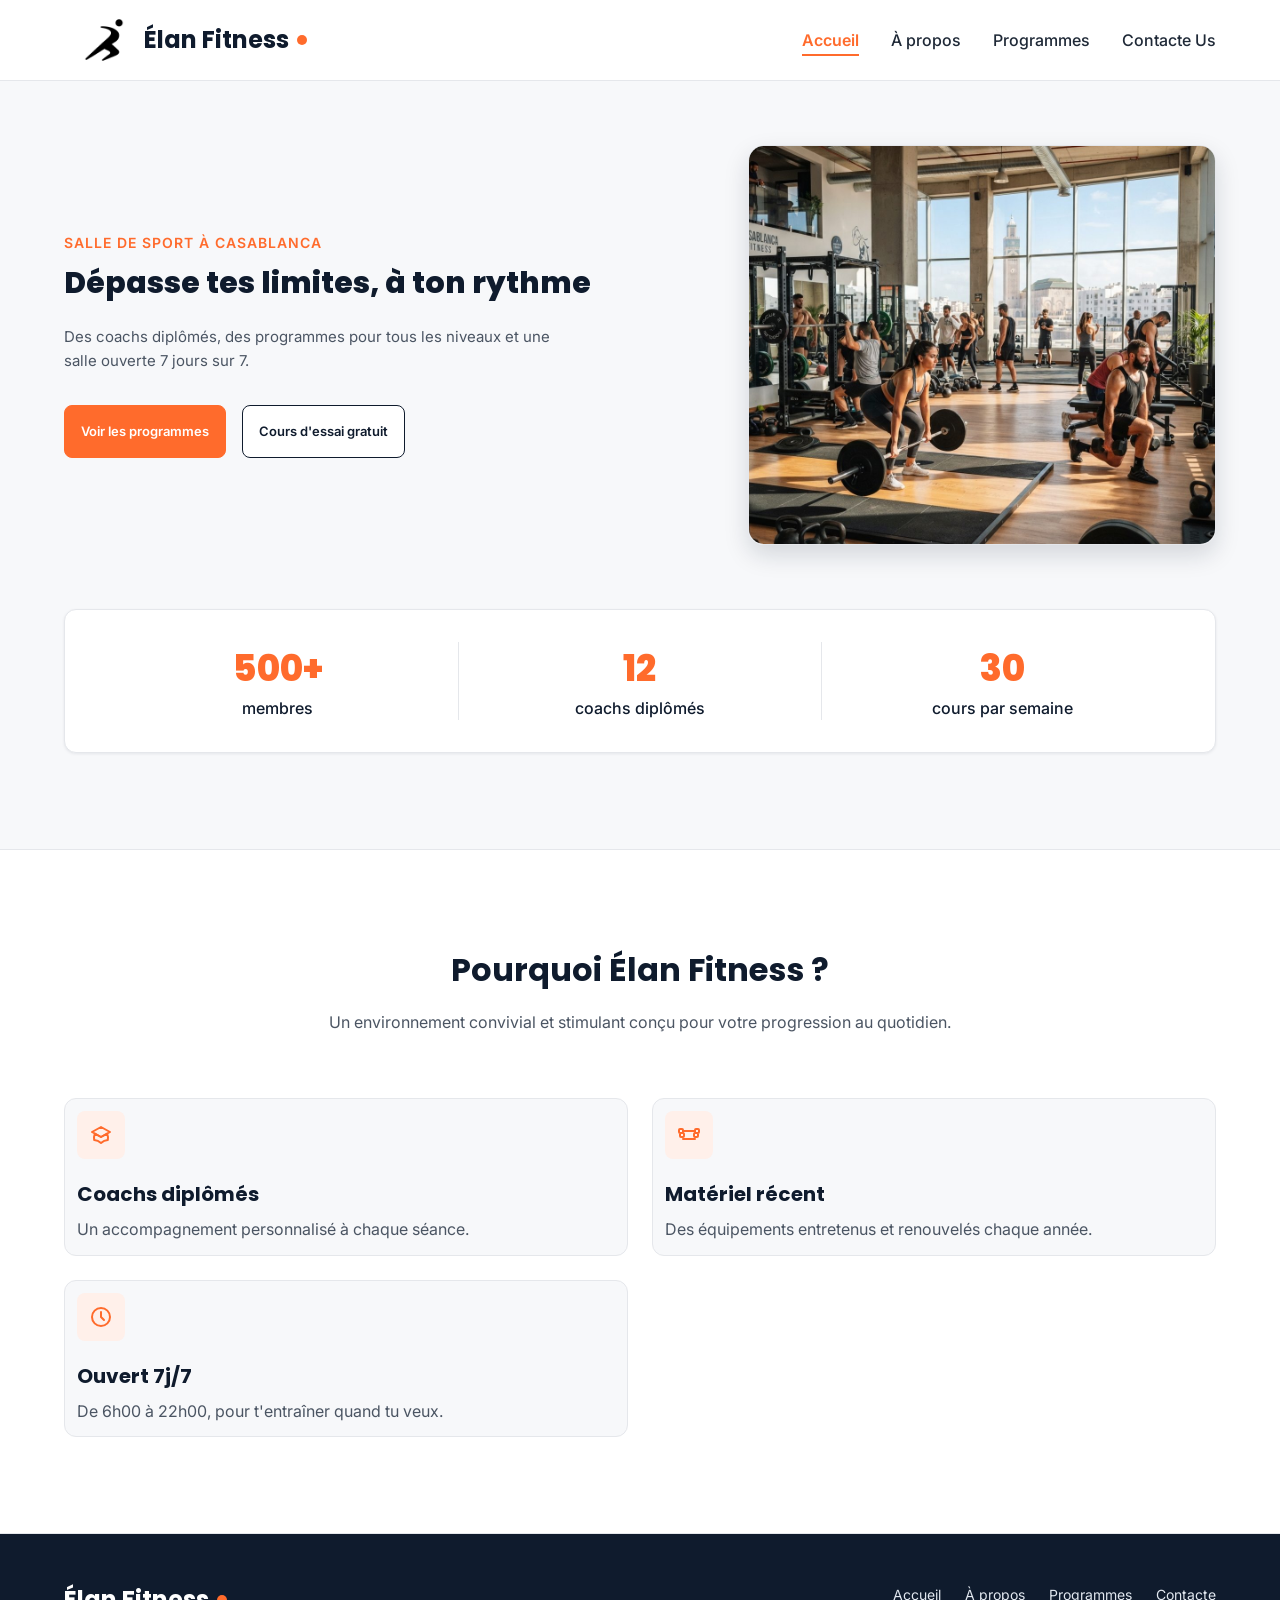
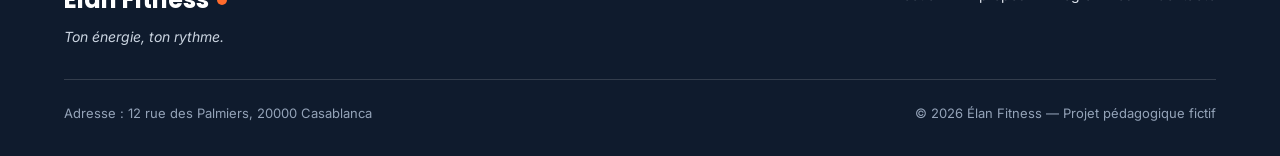
<file: index.html>
<!DOCTYPE html>
<html lang="en">

<head>
  <meta charset="UTF-8">
  <meta name="viewport" content="width=device-width, initial-scale=1.0">
  <meta name="description"
    content="Rejoignez notre salle de sport à Casablanca. Découvrez nos programmes de personal training, cours collectifs et plans de membre adaptés à tous les niveaux.">
  <title>Elan Fitness | Votre Salle de Sport Premium à Casablanca</title>
  <link rel="icon" type="image/png" href="img/favicon.png">
  <link rel="stylesheet" href="style.css">
  <link rel="preconnect" href="https://fonts.googleapis.com">
  <link rel="preconnect" href="https://fonts.gstatic.com" crossorigin>
  <link
    href="https://fonts.googleapis.com/css2?family=Inter:wght@400;500;600&family=Poppins:wght@600;700;800&display=swap"
    rel="stylesheet">
  <link rel="stylesheet" href="https://cdnjs.cloudflare.com/ajax/libs/font-awesome/6.7.2/css/all.min.css" />
</head>

<body>
  <header class="en-tete">
    <div class="conteneur en-tete-contenu">
      <a href="index.html" class="logo"><img src="img/logo.jfif" alt="logo Image" width="80px">Élan Fitness</a>

      <nav aria-label="Navigation principale">
        <input type="checkbox" id="list-toggle" class="list-checkbox">
        <label for="list-toggle" class="menuBtn">
          <i class="fa-solid fa-bars"></i>
        </label>
        <ul class="menuPhone">
          <label for="list-toggle" class="closeBtn">
            <i class="fa-solid fa-xmark"></i>
          </label>
          <li><a href="index.html" class="lien-actif">Accueil</a></li>
          <li><a href="apropos.html">À propos</a></li>
          <li><a href="programmes.html">Programmes</a></li>
          <li><a href="contacte.html">Contacte</a></li>
        </ul>
        <ul class="menu">
          <li><a href="index.html" class="lien-actif">Accueil</a></li>
          <li><a href="apropos.html">À propos</a></li>
          <li><a href="programmes.html">Programmes</a></li>
          <li><a href="contacte.html">Contacte Us</a></li>
        </ul>
      </nav>
    </div>
  </header>

  <section id="accueil" class="hero">
    <div class="conteneur">

      <div class="hero-contenu">
        <div class="hero-texte">
          <p class="sur-titre">Salle de sport à Casablanca</p>
          <h1 class="titre-hero">Dépasse tes limites, à ton rythme</h1>
          <p class="hero-description">
            Des coachs diplômés, des programmes pour tous les niveaux et une salle ouverte 7 jours sur 7.
          </p>
          <div class="boutons">
            <a href="programmes.html" class="bouton bouton-principal">Voir les programmes</a>
            <a href="contacte.html" class="bouton bouton-secondaire">Cours d'essai gratuit</a>
          </div>
        </div>

        <img class="hero-image" src="img/hero.jpg"
          alt="Des personnes s'entraînent dans une salle de sport lumineuse à Casablanca">
      </div>

      <div class="chiffres">
        <div class="chiffre">
          <p class="chiffre-nombre">500+</p>
          <p>membres</p>
        </div>
        <div class="chiffre">
          <p class="chiffre-nombre">12</p>
          <p>coachs diplômés</p>
        </div>
        <div class="chiffre">
          <p class="chiffre-nombre">30</p>
          <p>cours par semaine</p>
        </div>
      </div>

    </div>
  </section>

  <section class="section section-blanche">
    <div class="conteneur">

      <div class="section-titre">
        <h2>Pourquoi Élan Fitness ?</h2>
        <p>Un environnement convivial et stimulant conçu pour votre progression au quotidien.</p>
      </div>

      <div class="cartes">
        <article class="carte carte-avantage">
          <div class="icone"><img src="img/icone-coach.svg" alt=""></div>
          <h3>Coachs diplômés</h3>
          <p>Un accompagnement personnalisé à chaque séance.</p>
        </article>

        <article class="carte carte-avantage">
          <div class="icone"><img src="img/icone-materiel.svg" alt=""></div>
          <h3>Matériel récent</h3>
          <p>Des équipements entretenus et renouvelés chaque année.</p>
        </article>

        <article class="carte carte-avantage">
          <div class="icone"><img src="img/icone-horloge.svg" alt=""></div>
          <h3>Ouvert 7j/7</h3>
          <p>De 6h00 à 22h00, pour t'entraîner quand tu veux.</p>
        </article>
      </div>

    </div>
  </section>

  <footer class="pied-de-page">
    <div class="conteneur">

      <div class="pied-haut">
        <div>
          <a href="index.html">
            <p class="logo logo-clair">Élan Fitness</p>
          </a>
          <p class="slogan">Ton énergie, ton rythme.</p>
        </div>

        <nav aria-label="Navigation du pied de page">
          <ul class="menu menu-pied">
            <li><a href="index.html">Accueil</a></li>
            <li><a href="apropos.html">À propos</a></li>
            <li><a href="programmes.html">Programmes</a></li>
            <li><a href="contacte.html">Contacte</a></li>
          </ul>
        </nav>
      </div>

      <div class="pied-bas">
        <p>Adresse : 12 rue des Palmiers, 20000 Casablanca</p>
        <p>&copy; 2026 Élan Fitness — Projet pédagogique fictif</p>
      </div>

    </div>
  </footer>
</body>

</html>
</file>
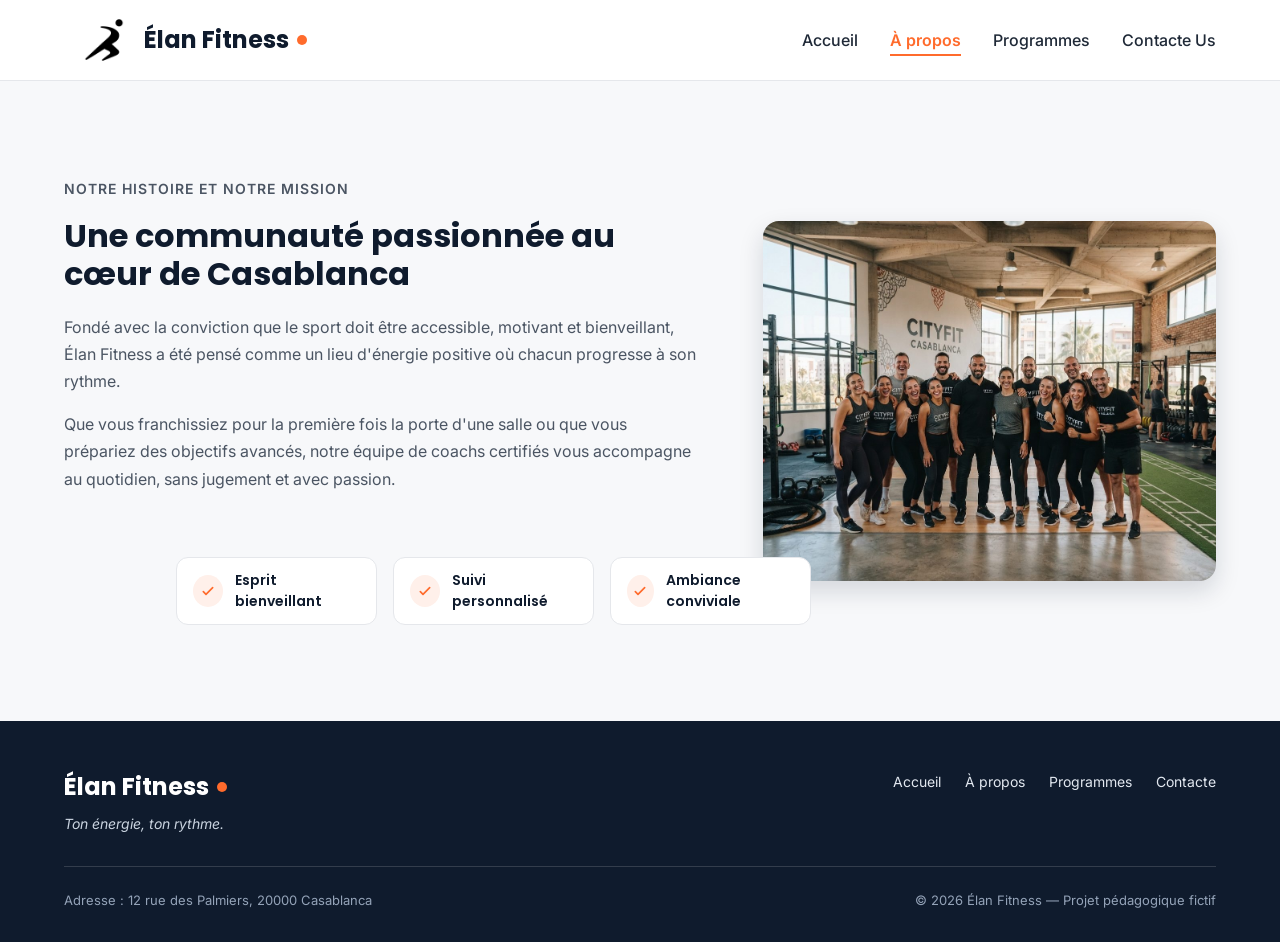
<file: apropos.html>
<!DOCTYPE html>
<html lang="en">

<head>
    <meta charset="UTF-8">
    <meta name="viewport" content="width=device-width, initial-scale=1.0">
    <meta name="description"
        content="Découvrez l'histoire d'Elan Fitness, notre philosophie du sport et notre équipe de coachs diplômés dédiés à votre réussite et bien-être à Casablanca.">

    <title>À Propos d'Elan Fitness | Notre Salle à Casablanca</title>
    <link rel="icon" type="image/png" href="img/favicon.png">
    <link rel="stylesheet" href="style.css">
    <link rel="preconnect" href="https://fonts.googleapis.com">
    <link rel="preconnect" href="https://fonts.gstatic.com" crossorigin>
    <link
        href="https://fonts.googleapis.com/css2?family=Inter:wght@400;500;600&family=Poppins:wght@600;700;800&display=swap"
        rel="stylesheet">
    <link rel="stylesheet" href="https://cdnjs.cloudflare.com/ajax/libs/font-awesome/6.7.2/css/all.min.css" />
</head>

<body>
    <header class="en-tete">
        <div class="conteneur en-tete-contenu">
            <a href="index.html" class="logo"><img src="img/logo.jfif" alt="logo Image" width="80px">Élan Fitness</a>

            <nav aria-label="Navigation principale">
                <input type="checkbox" id="list-toggle" class="list-checkbox">
                <label for="list-toggle" class="menuBtn">
                    <i class="fa-solid fa-bars"></i>
                </label>
                <ul class="menuPhone">
                    <label for="list-toggle" class="closeBtn">
                        <i class="fa-solid fa-xmark"></i>
                    </label>
                    <li><a href="index.html">Accueil</a></li>
                    <li><a href="apropos.html" class="lien-actif">À propos</a></li>
                    <li><a href="programmes.html">Programmes</a></li>
                    <li><a href="contacte.html">Contacte</a></li>
                </ul>
                <ul class="menu">
                    <li><a href="index.html">Accueil</a></li>
                    <li><a href="apropos.html" class="lien-actif">À propos</a></li>
                    <li><a href="programmes.html">Programmes</a></li>
                    <li><a href="contacte.html">Contacte Us</a></li>
                </ul>
            </nav>
        </div>
    </header>
    <section id="a-propos" class="section">
        <div class="conteneur apropos-contenu">

            <div class="apropos-texte">
                <p class="sur-titre">Notre histoire et notre mission</p>
                <h2>Une communauté passionnée au cœur de Casablanca</h2>
                <p>
                    Fondé avec la conviction que le sport doit être accessible, motivant et bienveillant,
                    Élan Fitness a été pensé comme un lieu d'énergie positive où chacun progresse à son rythme.
                </p>
                <p>
                    Que vous franchissiez pour la première fois la porte d'une salle ou que vous prépariez des
                    objectifs avancés, notre équipe de coachs certifiés vous accompagne au quotidien, sans
                    jugement et avec passion.
                </p>

                <ul class="valeurs">
                    <li class="valeur">
                        <div class="icone icone-petite"><img src="img/icone-check.svg" alt=""></div>
                        <span>Esprit bienveillant</span>
                    </li>
                    <li class="valeur">
                        <div class="icone icone-petite"><img src="img/icone-check.svg" alt=""></div>
                        <span>Suivi personnalisé</span>
                    </li>
                    <li class="valeur">
                        <div class="icone icone-petite"><img src="img/icone-check.svg" alt=""></div>
                        <span>Ambiance conviviale</span>
                    </li>
                </ul>
            </div>

            <img class="apropos-image" src="img/equipe.jpg"
                alt="L'équipe de coachs d'Élan Fitness réunie dans la salle">

        </div>
    </section>

    <footer class="pied-de-page">
        <div class="conteneur">

            <div class="pied-haut">
                <div>
                    <a href="index.html">
                        <p class="logo logo-clair">Élan Fitness</p>
                    </a>
                    <p class="slogan">Ton énergie, ton rythme.</p>
                </div>

                <nav aria-label="Navigation du pied de page">
                    <ul class="menu menu-pied">
                        <li><a href="index.html">Accueil</a></li>
                        <li><a href="apropos.html">À propos</a></li>
                        <li><a href="programmes.html">Programmes</a></li>
                        <li><a href="contacte.html">Contacte</a></li>
                    </ul>
                </nav>
            </div>

            <div class="pied-bas">
                <p>Adresse : 12 rue des Palmiers, 20000 Casablanca</p>
                <p>&copy; 2026 Élan Fitness — Projet pédagogique fictif</p>
            </div>

        </div>
    </footer>
</body>

</html>
</file>
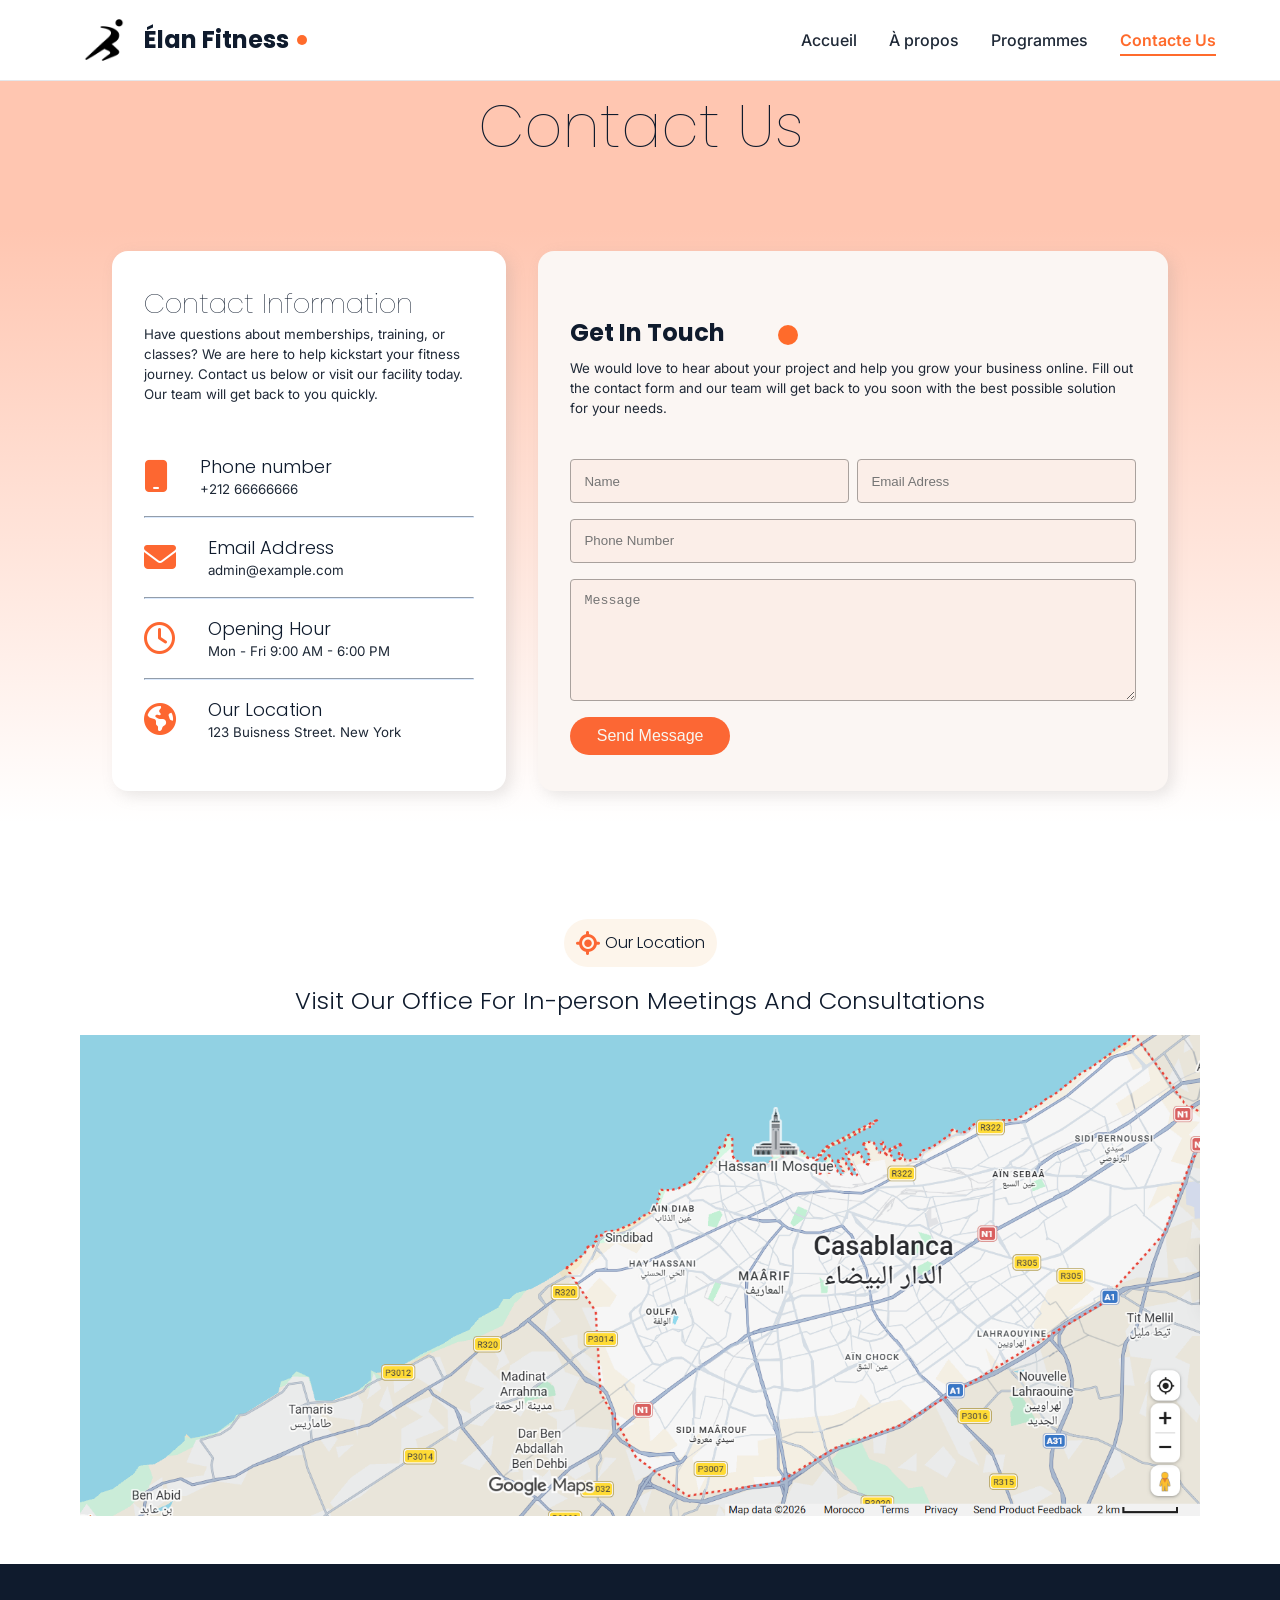
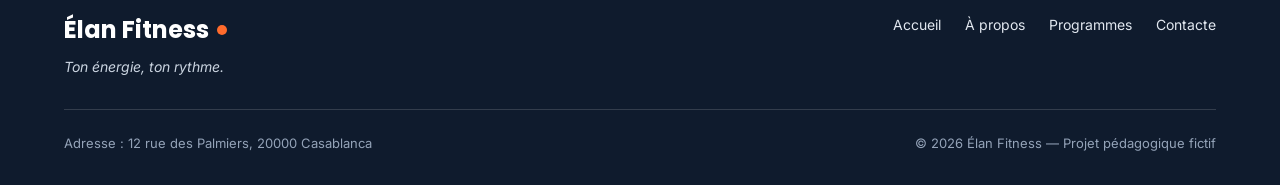
<file: contacte.html>
<!DOCTYPE html>
<html lang="en">

<head>
    <meta charset="UTF-8">
    <meta name="viewport" content="width=device-width, initial-scale=1.0">
    <meta name="description"
        content="Une question ou envie de visiter notre club ? Contactez Elan Fitness Casablanca par téléphone, email ou venez nous voir directement en salle !">
    <title>Contactez-nous | Elan Fitness Club Casablanca</title>
    <link rel="icon" type="image/png" href="img/favicon.png">
    <link rel="stylesheet" href="style.css">
    <link rel="preconnect" href="https://fonts.googleapis.com">
    <link rel="preconnect" href="https://fonts.gstatic.com" crossorigin>

    <link
        href="https://fonts.googleapis.com/css2?family=Inter:wght@400;500;600&family=Poppins:wght@600;700;800&display=swap"
        rel="stylesheet">
    <link rel="stylesheet" href="https://cdnjs.cloudflare.com/ajax/libs/font-awesome/6.7.2/css/all.min.css" />
    <link rel="stylesheet" href="https://cdnjs.cloudflare.com/ajax/libs/font-awesome/6.7.2/css/all.min.css" />





</head>

<body>
    <header class="en-tete">
        <div class="conteneur en-tete-contenu">
            <a href="index.html" class="logo"><img src="img/logo.jfif" alt="logo Image" width="80px">Élan Fitness</a>

            <nav aria-label="Navigation principale">
                <input type="checkbox" id="list-toggle" class="list-checkbox">
                <label for="list-toggle" class="menuBtn">
                    <i class="fa-solid fa-bars"></i>
                </label>
                <ul class="menuPhone">
                    <label for="list-toggle" class="closeBtn">
                        <i class="fa-solid fa-xmark"></i>
                    </label>
                    <li><a href="index.html">Accueil</a></li>
                    <li><a href="apropos.html">À propos</a></li>
                    <li><a href="programmes.html">Programmes</a></li>
                    <li><a href="contacte.html" class="lien-actif">Contacte</a></li>
                </ul>
                <ul class="menu">
                    <li><a href="index.html">Accueil</a></li>
                    <li><a href="apropos.html">À propos</a></li>
                    <li><a href="programmes.html">Programmes</a></li>
                    <li><a href="contacte.html" class="lien-actif">Contacte Us</a></li>
                </ul>
            </nav>
        </div>
    </header>
    <main class="contact-page">
        <h1 class="contacte-h">Contact Us</h1>
        <section class="contact">
            <div class="contact-info">
                <h3 class="contactText">Contact Information</h3>
                <p class="contact-text">Have questions about memberships, training, or classes?
                    We are here to help kickstart your fitness journey.
                    Contact us below or visit our facility today.
                    Our team will get back to you quickly.
                </p>
                <div class="infoContace">
                    <div class="infoList">
                        <i class="fa-solid fa-mobile" style="color: #fd6731;"></i>
                        <div>
                            <h4 class="h4ContactInfo">Phone number</h4>
                            <p class="info-p">+212 66666666</p>
                        </div>

                    </div>
                    <hr>
                    <div class="infoList">
                        <i class="fa-solid fa-envelope" style="color: #fd6731;"></i>
                        <div>
                            <h4 class="h4ContactInfo">Email Address</h4>
                            <p class="info-p">admin@example.com</p>
                        </div>

                    </div>
                    <hr>
                    <div class="infoList">
                        <i class="fa-regular fa-clock" style="color: #fd6731;"></i>
                        <div>
                            <h4 class="h4ContactInfo">Opening Hour</h4>
                            <p class="info-p">Mon - Fri 9:00 AM - 6:00 PM</p>
                        </div>

                    </div>
                    <hr>
                    <div class="infoList">
                        <i class="fa-solid fa-earth-americas" style="color: #fd6731;"></i>
                        <div>
                            <h4 class="h4ContactInfo">Our Location</h4>
                            <p class="info-p">123 Buisness Street. New York</p>
                        </div>

                    </div>

                </div>
            </div>
            <div class="contacte-forme">
                <span class="point"></span>
                <h1 class="contacte-forme-h1">Get In Touch</h1>
                <p class="contact-forme-para">We would love to hear about your project and help you grow your business
                    online. Fill out the contact
                    form and our team will get back to you soon with the best possible solution for your needs.</p>
                <form action="#">
                    <input class="input-name" type="text" required placeholder="Name">
                    <input class="input-email" type="email" required placeholder="Email Adress">

                    <input class="input-number" type="tel" required placeholder="Phone Number">
                    <textarea type="text" placeholder="Message" rows="8"></textarea>
                    <input class="input-submit" type="submit" value="Send Message">

                </form>
            </div>
        </section>
        <section class="Location">
            <div>
                <i class="fa-solid fa-location-crosshairs"></i>
                <h3>Our Location</h3>
            </div>
            <h2>Visit Our Office For In-person Meetings And Consultations</h2>
            <img src="img/location.png" alt="Location" class="map">
        </section>
    </main>
    <footer class="pied-de-page">
        <div class="conteneur">

            <div class="pied-haut">
                <div>
                    <a href="index.html">
                        <p class="logo logo-clair">Élan Fitness</p>
                    </a>
                    <p class="slogan">Ton énergie, ton rythme.</p>
                </div>

                <nav aria-label="Navigation du pied de page">
                    <ul class="menu menu-pied">
                        <li><a href="index.html">Accueil</a></li>
                        <li><a href="apropos.html">À propos</a></li>
                        <li><a href="programmes.html">Programmes</a></li>
                        <li><a href="contacte.html">Contacte</a></li>
                    </ul>
                </nav>
            </div>

            <div class="pied-bas">
                <p>Adresse : 12 rue des Palmiers, 20000 Casablanca</p>
                <p>&copy; 2026 Élan Fitness — Projet pédagogique fictif</p>
            </div>

        </div>
    </footer>
</body>

</html>
</file>
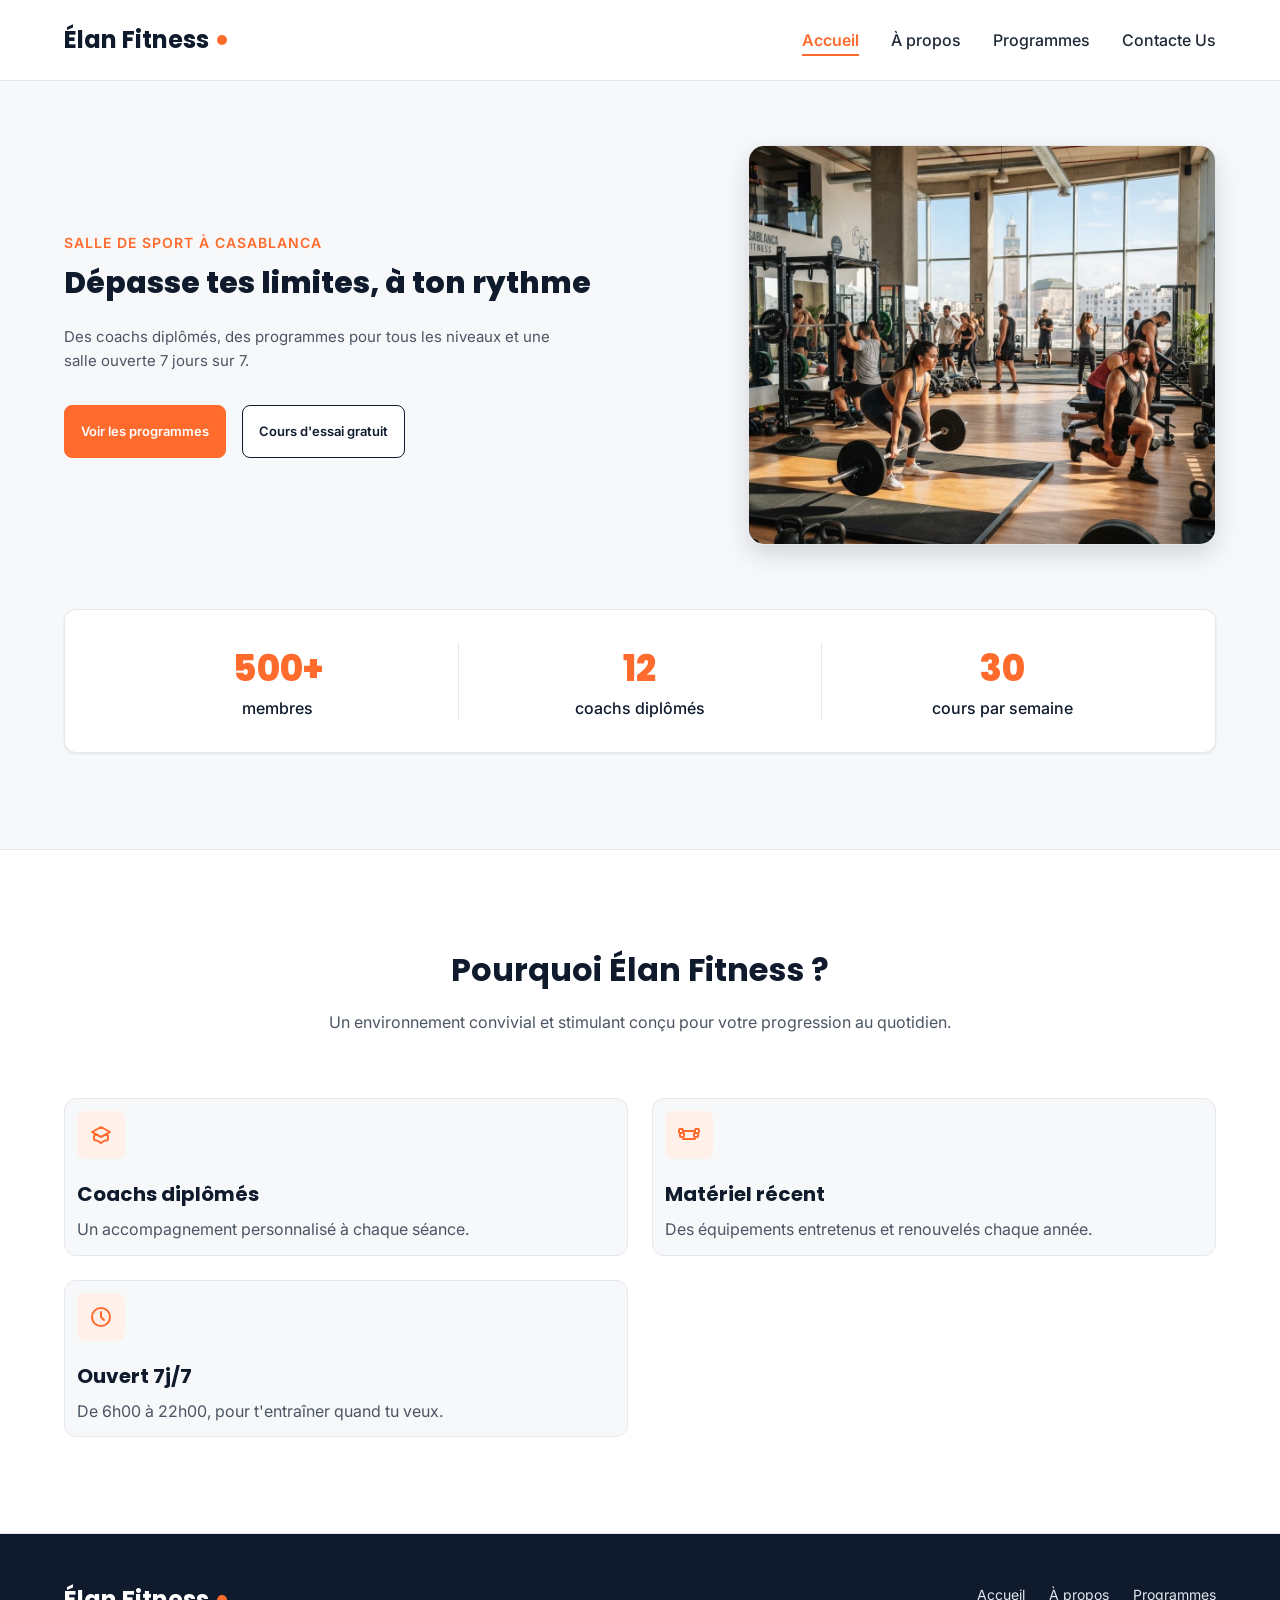
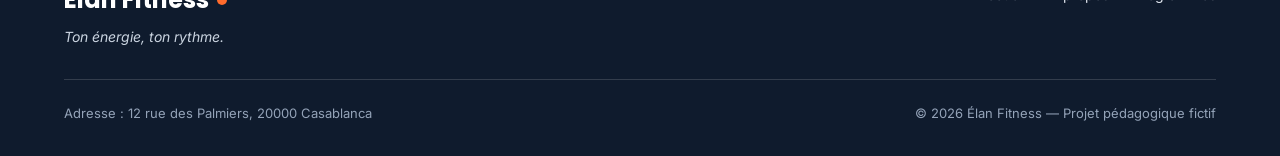
<file: maine.html>
<!DOCTYPE html>
<html lang="en">

<head>
  <meta charset="UTF-8">
  <meta name="viewport" content="width=device-width, initial-scale=1.0">
  <title>Document</title>
  <link rel="stylesheet" href="style.css">
  <link rel="preconnect" href="https://fonts.googleapis.com">
  <link rel="preconnect" href="https://fonts.gstatic.com" crossorigin>
  <link
    href="https://fonts.googleapis.com/css2?family=Inter:wght@400;500;600&family=Poppins:wght@600;700;800&display=swap"
    rel="stylesheet">
</head>

<body>
  <header class="en-tete">
    <div class="conteneur en-tete-contenu">
      <a href="maine.html" class="logo">Élan Fitness</a>

      <nav aria-label="Navigation principale">
        <ul class="menu">
          <li><a href="maine.html" class="lien-actif">Accueil</a></li>
          <li><a href="apropos.html">À propos</a></li>
          <li><a href="programmes.html">Programmes</a></li>
          <li><a href="programmes.html">Contacte Us</a></li>
        </ul>
      </nav>
    </div>
  </header>

  <section id="accueil" class="hero">
    <div class="conteneur">

      <div class="hero-contenu">
        <div class="hero-texte">
          <p class="sur-titre">Salle de sport à Casablanca</p>
          <h1>Dépasse tes limites, à ton rythme</h1>
          <p class="hero-description">
            Des coachs diplômés, des programmes pour tous les niveaux et une salle ouverte 7 jours sur 7.
          </p>
          <div class="boutons">
            <a href="programmes.html" class="bouton bouton-principal">Voir les programmes</a>
            <a href="#contact" class="bouton bouton-secondaire">Cours d'essai gratuit</a>
          </div>
        </div>

        <img class="hero-image" src="img/hero.jpg"
          alt="Des personnes s'entraînent dans une salle de sport lumineuse à Casablanca">
      </div>

      <div class="chiffres">
        <div class="chiffre">
          <p class="chiffre-nombre">500+</p>
          <p>membres</p>
        </div>
        <div class="chiffre">
          <p class="chiffre-nombre">12</p>
          <p>coachs diplômés</p>
        </div>
        <div class="chiffre">
          <p class="chiffre-nombre">30</p>
          <p>cours par semaine</p>
        </div>
      </div>

    </div>
  </section>

  <section class="section section-blanche">
    <div class="conteneur">

      <div class="section-titre">
        <h2>Pourquoi Élan Fitness ?</h2>
        <p>Un environnement convivial et stimulant conçu pour votre progression au quotidien.</p>
      </div>

      <div class="cartes">
        <article class="carte carte-avantage">
          <div class="icone"><img src="img/icone-coach.svg" alt=""></div>
          <h3>Coachs diplômés</h3>
          <p>Un accompagnement personnalisé à chaque séance.</p>
        </article>

        <article class="carte carte-avantage">
          <div class="icone"><img src="img/icone-materiel.svg" alt=""></div>
          <h3>Matériel récent</h3>
          <p>Des équipements entretenus et renouvelés chaque année.</p>
        </article>

        <article class="carte carte-avantage">
          <div class="icone"><img src="img/icone-horloge.svg" alt=""></div>
          <h3>Ouvert 7j/7</h3>
          <p>De 6h00 à 22h00, pour t'entraîner quand tu veux.</p>
        </article>
      </div>

    </div>
  </section>

  <footer class="pied-de-page">
    <div class="conteneur">

      <div class="pied-haut">
        <div>
          <p class="logo logo-clair">Élan Fitness</p>
          <p class="slogan">Ton énergie, ton rythme.</p>
        </div>

        <nav aria-label="Navigation du pied de page">
          <ul class="menu menu-pied">
            <li><a href="#accueil">Accueil</a></li>
            <li><a href="#a-propos">À propos</a></li>
            <li><a href="#programmes">Programmes</a></li>
          </ul>
        </nav>
      </div>

      <div class="pied-bas">
        <p>Adresse : 12 rue des Palmiers, 20000 Casablanca</p>
        <p>&copy; 2026 Élan Fitness — Projet pédagogique fictif</p>
      </div>

    </div>
  </footer>
</body>

</html>
</file>
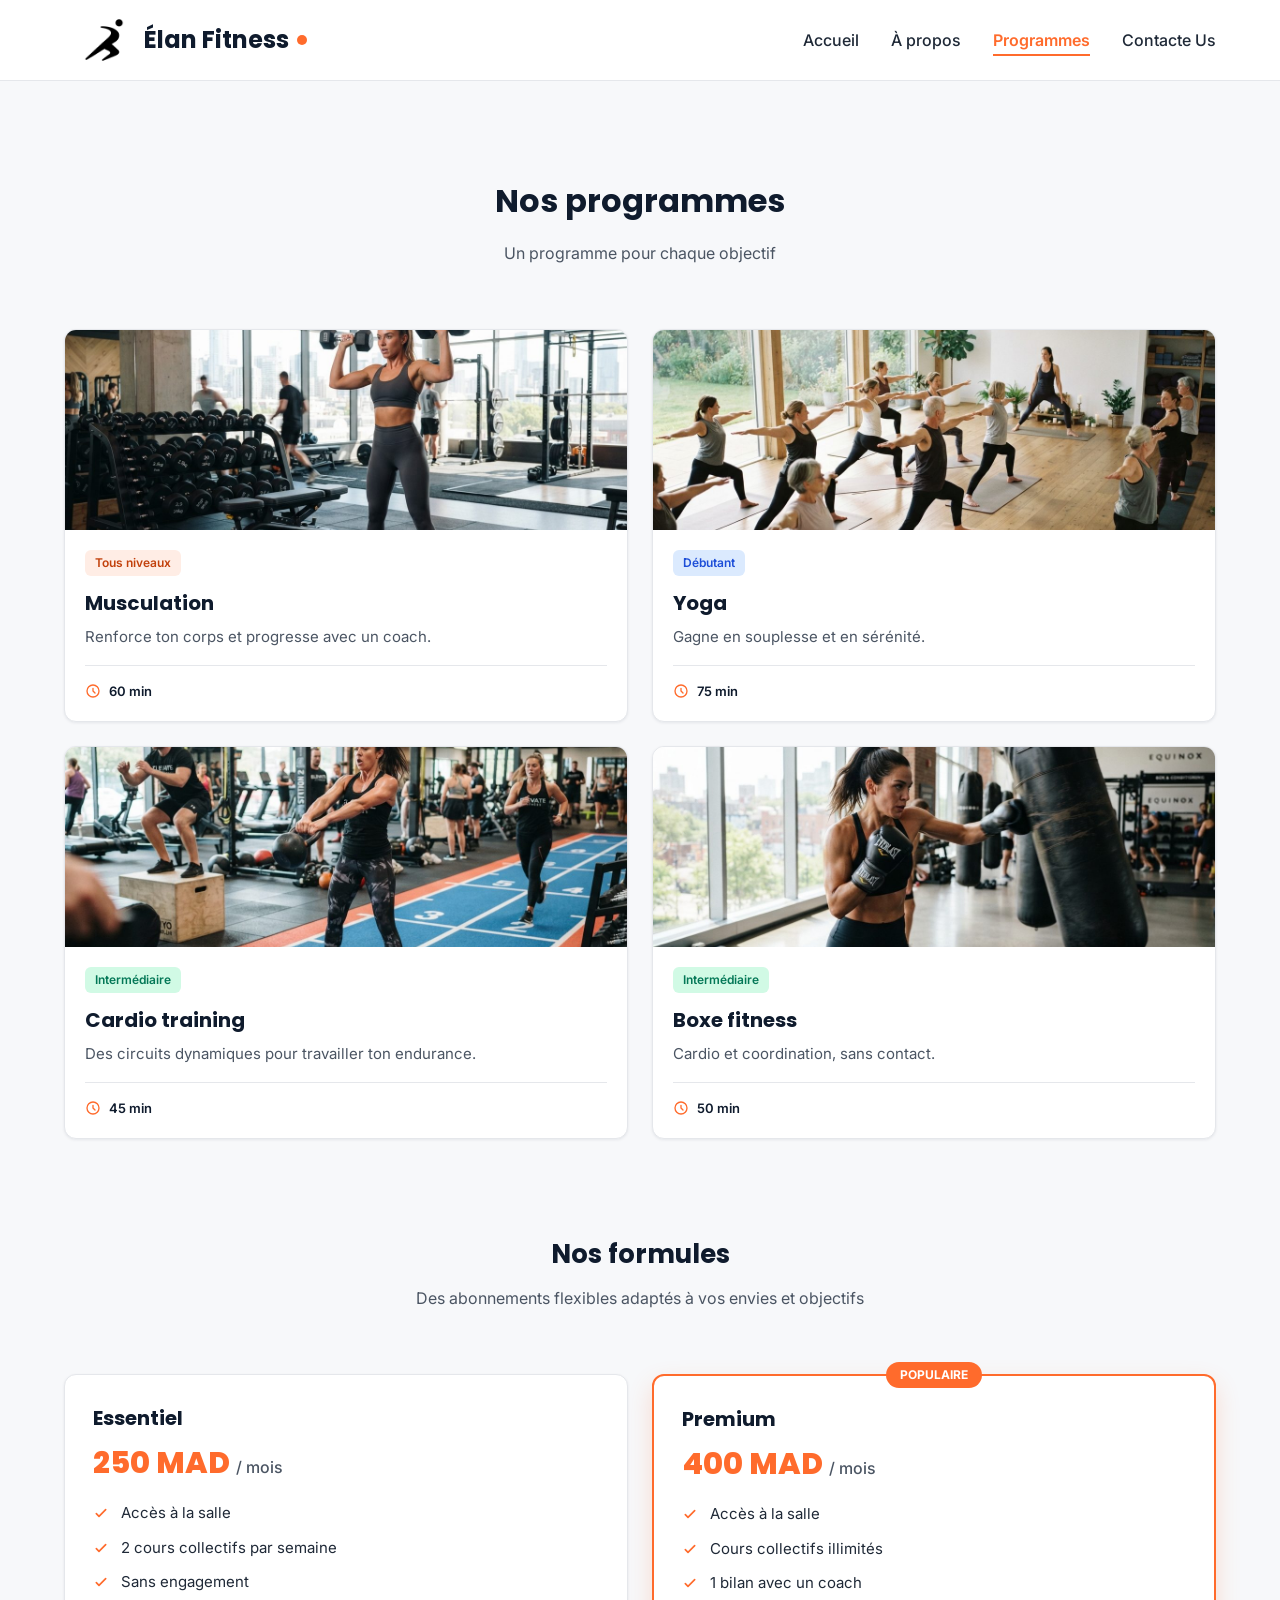
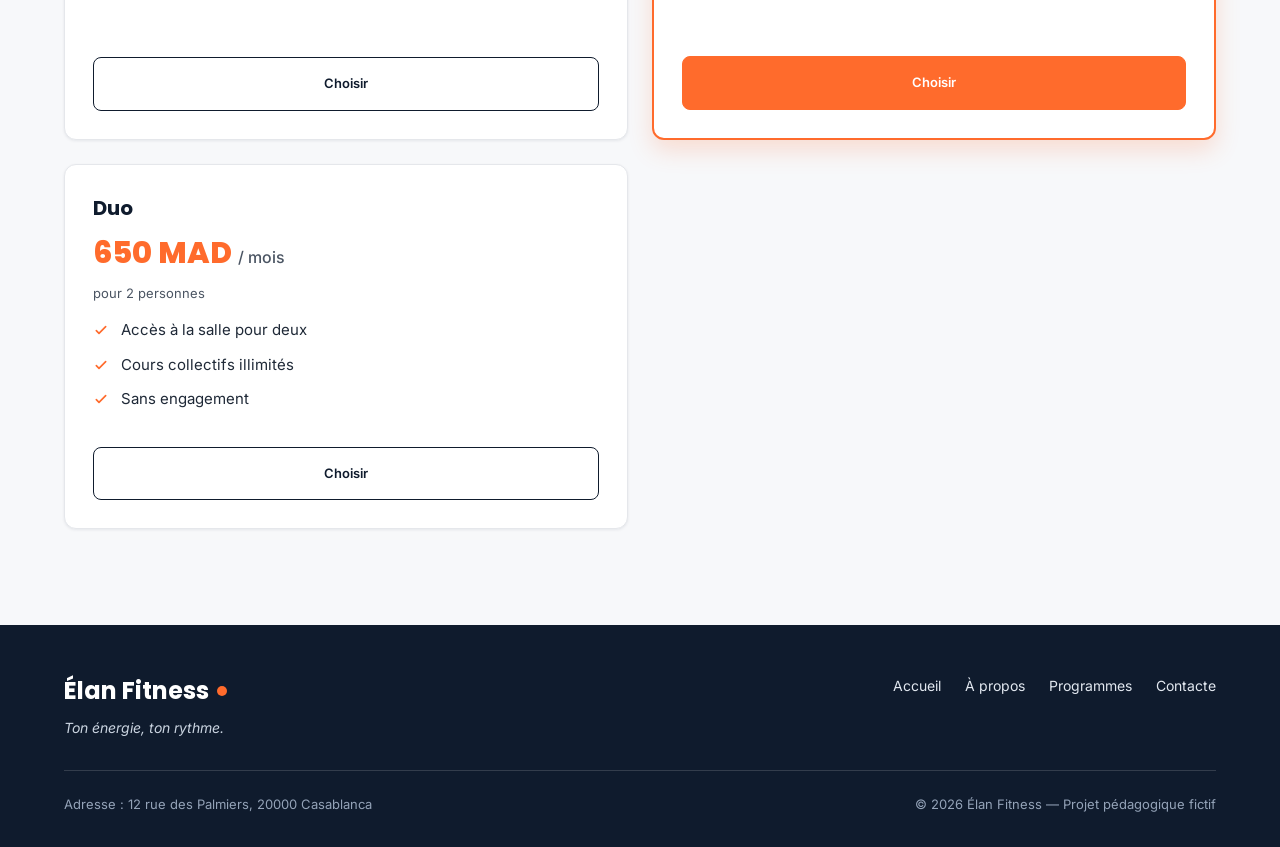
<file: programmes.html>
<!DOCTYPE html>
<html lang="en">

<head>
    <meta charset="UTF-8">
    <meta name="viewport" content="width=device-width, initial-scale=1.0">
    <meta name="description"
        content="Découvrez nos programmes d'entraînement sur-mesure à Casablanca : musculation, cardio, cours collectifs variés et coaching privé pour tous les niveaux.">

    <title>Nos Programmes & Cours | Elan Fitness Casablanca</title>
    <link rel="icon" type="image/png" href="img/favicon.png">
    <link rel="stylesheet" href="style.css">
    <link rel="preconnect" href="https://fonts.googleapis.com">
    <link rel="preconnect" href="https://fonts.gstatic.com" crossorigin>
    <link
        href="https://fonts.googleapis.com/css2?family=Inter:wght@400;500;600&family=Poppins:wght@600;700;800&display=swap"
        rel="stylesheet">
    <link rel="stylesheet" href="https://cdnjs.cloudflare.com/ajax/libs/font-awesome/6.7.2/css/all.min.css" />
</head>

<body>
    <header class="en-tete">
        <div class="conteneur en-tete-contenu">
            <a href="index.html" class="logo"><img src="img/logo.jfif" alt="logo Image" width="80px">Élan Fitness</a>

            <nav aria-label="Navigation principale">
                <input type="checkbox" id="list-toggle" class="list-checkbox">
                <label for="list-toggle" class="menuBtn">
                    <i class="fa-solid fa-bars"></i>
                </label>
                <ul class="menuPhone">
                    <label for="list-toggle" class="closeBtn">
                        <i class="fa-solid fa-xmark"></i>
                    </label>
                    <li><a href="index.html">Accueil</a></li>
                    <li><a href="apropos.html">À propos</a></li>
                    <li><a href="programmes.html" class="lien-actif">Programmes</a></li>
                    <li><a href="contacte.html">Contacte</a></li>
                </ul>
                <ul class="menu">
                    <li><a href="index.html">Accueil</a></li>
                    <li><a href="apropos.html">À propos</a></li>
                    <li><a href="programmes.html" class="lien-actif">Programmes</a></li>
                    <li><a href="contacte.html">Contacte Us</a></li>
                </ul>
            </nav>
        </div>
    </header>

    <section id="programmes" class="section">
        <div class="conteneur">

            <div class="section-titre">
                <h2>Nos programmes</h2>
                <p>Un programme pour chaque objectif</p>
            </div>

            <div class="cartes">

                <article class="carte carte-programme">
                    <img src="img/musculation.jpg" alt="Une sportive soulève des haltères dans l'espace musculation">
                    <div class="programme-corps">
                        <span class="etiquette etiquette-orange">Tous niveaux</span>
                        <h3>Musculation</h3>
                        <p>Renforce ton corps et progresse avec un coach.</p>
                        <p class="duree"><img src="img/icone-duree.svg" alt="">60 min</p>
                    </div>
                </article>

                <article class="carte carte-programme">
                    <img src="img/yoga.jpg" alt="Un groupe pratique le yoga sur des tapis dans une salle lumineuse">
                    <div class="programme-corps">
                        <span class="etiquette etiquette-bleue">Débutant</span>
                        <h3>Yoga</h3>
                        <p>Gagne en souplesse et en sérénité.</p>
                        <p class="duree"><img src="img/icone-duree.svg" alt="">75 min</p>
                    </div>
                </article>

                <article class="carte carte-programme">
                    <img src="img/cardio.jpg"
                        alt="Des sportifs suivent un circuit de cardio training avec des kettlebells">
                    <div class="programme-corps">
                        <span class="etiquette etiquette-verte">Intermédiaire</span>
                        <h3>Cardio training</h3>
                        <p>Des circuits dynamiques pour travailler ton endurance.</p>
                        <p class="duree"><img src="img/icone-duree.svg" alt="">45 min</p>
                    </div>
                </article>

                <article class="carte carte-programme">
                    <img src="img/boxe.jpg" alt="Une sportive frappe un sac de frappe pendant un cours de boxe fitness">
                    <div class="programme-corps">
                        <span class="etiquette etiquette-verte">Intermédiaire</span>
                        <h3>Boxe fitness</h3>
                        <p>Cardio et coordination, sans contact.</p>
                        <p class="duree"><img src="img/icone-duree.svg" alt="">50 min</p>
                    </div>
                </article>

            </div>

            <div class="formules">

                <div class="section-titre">
                    <h3>Nos formules</h3>
                    <p>Des abonnements flexibles adaptés à vos envies et objectifs</p>
                </div>

                <div class="cartes">

                    <article class="carte formule">
                        <h4>Essentiel</h4>
                        <p class="prix">250 MAD <span>/ mois</span></p>
                        <ul class="formule-liste">
                            <li>Accès à la salle</li>
                            <li>2 cours collectifs par semaine</li>
                            <li>Sans engagement</li>
                        </ul>
                        <a href="contacte.html" class="bouton bouton-secondaire">Choisir</a>
                    </article>

                    <article class="carte formule formule-populaire">
                        <p class="badge-populaire">Populaire</p>
                        <h4>Premium</h4>
                        <p class="prix">400 MAD <span>/ mois</span></p>
                        <ul class="formule-liste">
                            <li>Accès à la salle</li>
                            <li>Cours collectifs illimités</li>
                            <li>1 bilan avec un coach</li>
                        </ul>
                        <a href="contacte.html" class="bouton bouton-principal">Choisir</a>
                    </article>

                    <article class="carte formule">
                        <h4>Duo</h4>
                        <p class="prix">650 MAD <span>/ mois</span></p>
                        <p class="prix-note">pour 2 personnes</p>
                        <ul class="formule-liste">
                            <li>Accès à la salle pour deux</li>
                            <li>Cours collectifs illimités</li>
                            <li>Sans engagement</li>
                        </ul>
                        <a href="contacte.html" class="bouton bouton-secondaire">Choisir</a>
                    </article>

                </div>
            </div>

        </div>
    </section>

    <footer class="pied-de-page">
        <div class="conteneur">

            <div class="pied-haut">
                <div>
                    <a href="index.html">
                        <p class="logo logo-clair">Élan Fitness</p>
                    </a>
                    <p class="slogan">Ton énergie, ton rythme.</p>
                </div>

                <nav aria-label="Navigation du pied de page">
                    <ul class="menu menu-pied">
                        <li><a href="index.html">Accueil</a></li>
                        <li><a href="apropos.html">À propos</a></li>
                        <li><a href="programmes.html">Programmes</a></li>
                        <li><a href="contacte.html">Contacte</a></li>
                    </ul>
                </nav>
            </div>

            <div class="pied-bas">
                <p>Adresse : 12 rue des Palmiers, 20000 Casablanca</p>
                <p>&copy; 2026 Élan Fitness — Projet pédagogique fictif</p>
            </div>

        </div>
    </footer>
</body>

</html>
</file>
<file: style.css>
* {
  box-sizing: border-box;
  margin: 0;
  padding: 0;
}

html {
  scroll-behavior: smooth;
}

body {
  font-family: 'Inter', Arial, sans-serif;
  font-size: 16px;
  line-height: 1.5;
  color: #1F2937;
  background-color: #F7F8FA;
}

h1,
h2,
h3,
h4 {
  font-family: 'Poppins', Arial, sans-serif;
  color: #0F1B2D;
}

a {
  color: inherit;
  text-decoration: none;
}

ul {
  list-style: none;
}

img {
  display: block;
  max-width: 100%;
}

a:focus-visible,
button:focus-visible {
  outline: 3px solid #FF6B2C;
  outline-offset: 2px;
}

.conteneur {
  width: 100%;
  max-width: 1200px;
  margin: 0 auto;
  padding: 0 24px;

}

.section {
  padding: 96px 0;
}

.section-blanche {
  background-color: #FFFFFF;
  border-top: 1px solid #E5E7EB;
  border-bottom: 1px solid #E5E7EB;
}

.section-titre {
  max-width: 640px;
  margin: 0 auto 64px;
  text-align: center;
}

.section-titre h2 {
  font-size: 32px;
  margin-bottom: 16px;
}

.section-titre h3 {
  font-size: 26px;
  margin-bottom: 12px;
}

.section-titre p {
  color: #4B5563;
}

.sur-titre {
  font-size: 14px;
  font-weight: 600;
  color: #FF6B2C;
  text-transform: uppercase;
  letter-spacing: 1px;
  margin-bottom: 12px;
}

.bouton {
  display: inline-block;
  padding: 14px 28px;
  border-radius: 8px;
  font-size: 16px;
  font-weight: 600;
  text-align: center;
  cursor: pointer;
}

.bouton-principal {
  background-color: #FF6B2C;
  border: 1px solid #FF6B2C;
  color: #FFFFFF;
}

.bouton-principal:hover {
  background-color: #F05817;
}

.bouton-secondaire {
  background-color: #FFFFFF;
  border: 1px solid #0F1B2D;
  color: #0F1B2D;
}

.bouton-secondaire:hover {
  background-color: #F3F4F6;
}

.cartes {
  display: flex;
  gap: 24px;
}

.carte {
  flex: 1;
  background-color: #FFFFFF;
  border: 1px solid #E5E7EB;
  border-radius: 12px;
  box-shadow: 0 1px 3px rgba(15, 27, 45, 0.08);
}

.icone {
  width: 48px;
  height: 48px;
  background-color: #FFF0EA;
  border-radius: 8px;
  display: flex;
  align-items: center;
  justify-content: center;
}

.icone img {
  width: 24px;
  height: 24px;
}

.icone-petite {
  width: 32px;
  height: 32px;
  border-radius: 50%;
}

.icone-petite img {
  width: 16px;
  height: 16px;
}

.en-tete {
  position: sticky;
  top: 0;
  z-index: 10;
  background-color: #FFFFFF;
  border-bottom: 1px solid #E5E7EB;
}

.en-tete-contenu {
  height: 80px;
  display: flex;
  align-items: center;
  justify-content: space-between;
}

.logo {
  display: flex;
  align-items: center;
  font-family: 'Poppins', Arial, sans-serif;
  font-size: 24px;
  font-weight: 700;
  color: #0F1B2D;
}

.logo::after {
  content: "";
  width: 10px;
  height: 10px;
  margin-left: 8px;
  background-color: #FF6B2C;
  border-radius: 50%;
}

.menu {
  display: flex;
  gap: 32px;
}

.menu a {
  font-weight: 500;
  padding-bottom: 4px;
  border-bottom: 2px solid transparent;
}

.menu a:hover {
  color: #FF6B2C;
}

.menu .lien-actif {
  color: #FF6B2C;
  font-weight: 600;
  border-bottom-color: #FF6B2C;
}

.hero {
  padding: 64px 0 96px;
}

.hero-contenu {
  display: flex;
  align-items: center;
  gap: 32px;
}

.hero-texte {
  flex: 7;
}

.hero-texte h1 {
  font-size: 48px;
  font-weight: 800;
  line-height: 1.2;
  margin-bottom: 24px;
}

.hero-description {
  max-width: 520px;
  font-size: 18px;
  line-height: 1.6;
  color: #4B5563;
  margin-bottom: 32px;
}

.boutons {
  display: flex;
  flex-wrap: wrap;
  gap: 16px;
}

.hero-image {
  flex: 5;
  min-width: 0;
  height: 400px;
  object-fit: cover;
  border-radius: 16px;
  border: 1px solid #E5E7EB;
  box-shadow: 0 10px 25px rgba(15, 27, 45, 0.15);
}

.chiffres {
  display: flex;
  margin-top: 64px;
  padding: 32px;
  background-color: #FFFFFF;
  border: 1px solid #E5E7EB;
  border-radius: 12px;
  box-shadow: 0 1px 3px rgba(15, 27, 45, 0.08);
}

.chiffre {
  flex: 1;
  text-align: center;
  font-weight: 500;
  color: #0F1B2D;
}

.chiffre+.chiffre {
  border-left: 1px solid #E5E7EB;
}

.chiffre-nombre {
  font-family: 'Poppins', Arial, sans-serif;
  font-size: 36px;
  font-weight: 800;
  color: #FF6B2C;
}

.carte-avantage {
  padding: 24px;
  background-color: #F7F8FA;
  box-shadow: none;
}

.carte-avantage .icone {
  margin-bottom: 20px;
}

.carte-avantage h3 {
  font-size: 20px;
  margin-bottom: 8px;
}

.carte-avantage p {
  color: #4B5563;
  line-height: 1.6;
}

.apropos-contenu {
  display: flex;
  align-items: center;
  gap: 64px;
}

.apropos-texte {
  flex: 7;
}

.apropos-texte h2 {
  font-size: 36px;
  line-height: 1.2;
  margin-bottom: 20px;
}

.apropos-texte p {
  color: #4B5563;
  line-height: 1.7;
  margin-bottom: 16px;
}

.valeurs {
  display: flex;
  gap: 16px;
  margin-top: 32px;
}

.valeur {
  flex: 1;
  display: flex;
  align-items: center;
  gap: 12px;
  padding: 12px 16px;
  background-color: #FFFFFF;
  border: 1px solid #E5E7EB;
  border-radius: 12px;
  font-family: 'Poppins', Arial, sans-serif;
  font-size: 14px;
  font-weight: 600;
  color: #0F1B2D;
}

.apropos-image {
  flex: 5;
  min-width: 0;
  height: 360px;
  object-fit: cover;
  border-radius: 16px;
  box-shadow: 0 10px 25px rgba(15, 27, 45, 0.15);
}

.carte-programme {
  display: flex;
  flex-direction: column;
  overflow: hidden;
}

.carte-programme>img {
  width: 100%;
  height: 200px;
  object-fit: cover;
}

.programme-corps {
  flex: 1;
  display: flex;
  flex-direction: column;
  padding: 20px;
}

.programme-corps h3 {
  font-size: 20px;
  margin-bottom: 8px;
}

.programme-corps p {
  font-size: 15px;
  color: #4B5563;
}

.etiquette {
  align-self: flex-start;
  padding: 4px 10px;
  margin-bottom: 12px;
  border-radius: 6px;
  font-size: 12px;
  font-weight: 600;
}

.etiquette-orange {
  background-color: #FFEDE5;
  color: #C2410C;
}

.etiquette-bleue {
  background-color: #DBEAFE;
  color: #1D4ED8;
}

.etiquette-verte {
  background-color: #D1FAE5;
  color: #047857;
}

.programme-corps .duree {
  display: flex;
  align-items: center;
  gap: 8px;
  margin-top: auto;
  padding-top: 16px;
  border-top: 1px solid #E5E7EB;
  font-size: 13px;
  font-weight: 600;
  color: #0F1B2D;
}

.programme-corps h3+p {
  margin-bottom: 16px;
}

.duree img {
  width: 16px;
  height: 16px;
}

.formules {
  margin-top: 96px;
}

.formule {
  position: relative;
  display: flex;
  flex-direction: column;
  padding: 28px;
}

.formule h4 {
  font-size: 20px;
}

.prix {
  margin: 8px 0 16px;
  font-family: 'Poppins', Arial, sans-serif;
  font-size: 30px;
  font-weight: 800;
  color: #FF6B2C;
}

.prix span {
  font-family: 'Inter', Arial, sans-serif;
  font-size: 16px;
  font-weight: 500;
  color: #4B5563;
}

.prix-note {
  margin: -8px 0 16px;
  font-size: 13px;
  color: #4B5563;
}

.formule-liste {
  flex: 1;
  margin-bottom: 24px;
}

.formule-liste li {
  padding-left: 28px;
  margin-bottom: 12px;
  font-size: 15px;
  background-image: url('img/icone-check.svg');
  background-repeat: no-repeat;
  background-position: left center;
  background-size: 16px;
}

.formule .bouton {
  display: block;
}

.formule-populaire {
  border: 2px solid #FF6B2C;
  box-shadow: 0 10px 25px rgba(255, 107, 44, 0.2);
}

.badge-populaire {
  position: absolute;
  top: -14px;
  left: 50%;
  transform: translateX(-50%);
  padding: 4px 14px;
  background-color: #FF6B2C;
  border-radius: 999px;
  font-size: 12px;
  font-weight: 700;
  text-transform: uppercase;
  color: #FFFFFF;
}

.pied-de-page {
  padding: 48px 0 32px;
  background-color: #0F1B2D;
  color: #FFFFFF;
}

.pied-haut {
  display: flex;
  justify-content: space-between;
  align-items: flex-start;
  padding-bottom: 32px;
  border-bottom: 1px solid rgba(255, 255, 255, 0.15);
}

.logo-clair {
  color: #FFFFFF;
}

.slogan {
  margin-top: 8px;
  font-size: 14px;
  font-style: italic;
  color: #CBD5E1;
}

.menu-pied {
  gap: 24px;
}

.menu-pied a {
  font-size: 14px;
  font-weight: 400;
  color: #E2E8F0;
}

.pied-bas {
  display: flex;
  justify-content: space-between;
  margin-top: 24px;
  font-size: 13px;
  color: #94A3B8;
}

/* contact CSS*/
.contact {
  display: flex;
  gap: 2rem;
  justify-content: space-between;
  padding: 5rem;
}

.contacte-h {
  font-size: 60px;
  font-weight: 100;
  text-align: center;
}

.contact-info {
  padding-inline: 8rem;
  background-color: #ffffff;
  padding: 2rem;
  width: 25rem;
  border-radius: 1em;
  box-shadow: 5px 5px 15px 0px rgba(141, 138, 138, 0.2);
}

.contact-text,
.info-p {
  font-size: smaller;
}

.contact-forme-para {
  margin-bottom: 2rem;
  font-size: smaller;
}

.contacte-forme-h1 {
  margin-top: 2rem;
}

.fa-claude {
  color: orange;
}

.infoContace {
  margin-top: 2rem;
}

hr {
  border-color: #DBEAFE;
}

.point {
  position: relative;
  padding: 10px;
  width: 10px;
  background-color: #ff6b2b;
  border-radius: 10rem;
  left: 13rem;
  top: 70px;
}

.contactText {
  font-size: 28px;
  font-weight: 100;
}

.infoList {
  padding-bottom: 1rem;
  padding-top: 1rem;
  display: flex;
  gap: 2rem;
}

.h4ContactInfo {
  font-weight: 300;
  font-size: 18px;
}

.fa-mobile,
.fa-envelope,
.fa-clock,
.fa-earth-americas {
  align-self: center;
  font-size: xx-large;
}

.contacte-forme {
  display: flex;
  flex-direction: column;
  justify-content: space-around;
  background-color: #fbf6f3;
  padding-inline: 2rem;
  padding-bottom: 2rem;
  width: 40rem;
  border-radius: 1em;
  box-shadow: 5px 5px 15px 0px rgba(141, 138, 138, 0.2);
}

form {
  display: grid;
  grid-template-columns: repeat(2, 1fr);
  flex-direction: column;
  column-gap: 0.5rem;
  row-gap: 1rem;
}

.input-name {
  border: 1px #a9a19d solid;
  padding: 1em;
  background-color: #fbeee8;
  border-radius: 4px;
}

.input-email {
  border: 1px #a9a19d solid;
  padding: 1em;
  background-color: #fbeee8;
  border-radius: 4px;
}

.input-number {
  border: 1px #a9a19d solid;
  background-color: #fbeee8;
  padding: 1em;
  border-radius: 4px;
  grid-column: span 2;

}

textarea {
  grid-column: span 2;
  border: 1px #a9a19d solid;
  background-color: #fbeee8;
  border-radius: 4px;
}

textarea::placeholder {
  position: absolute;
  left: 1em;
  top: 1em;
  font-size: 1em;
}

.input-submit {
  padding: 10px;
  width: 10em;
  border-radius: 10em;
  border: none;
  background-color: #fc6734;
  color: #f7f7f1;
  font-size: medium;
}

.contact-page {
  display: flex;
  flex-direction: column;
  background: linear-gradient(180deg, #ffc6b1 10%, #ffffff 50%, #ffffff 100%);
  padding-inline: 2rem;
}

.Location {
  padding: 3rem;
  display: flex;
  flex-direction: column;
  justify-content: space-between;
}

.Location div {
  display: flex;
  align-items: center;
  align-self: center;
  gap: 5px;
  padding: 12px;
  background-color: #fdf5eb;
  border-radius: 5rem;
}

.Location h3 {
  font-size: medium;
  font-weight: 300;
}

.fa-location-crosshairs {
  font-size: x-large;
  color: #fc6734;
}

.Location h2 {
  margin-top: 1rem;
  text-align: center;
  font-weight: 300;
  font-size: 44px;
}

.map {
  margin-top: 1rem;
}

/* phone CSS*/
.menuPhone {
  display: none;
}

.list-checkbox,
.menuBtn {
  display: none;
}

/*small screen display*/
@media (min-width: 769px) and (max-width:1024px) {
  .en-tete-contenu {
    padding-inline: 3rem;
  }

  .hero-image {
    height: 300px;
  }

  .hero-texte h1 {
    font-size: 40px;
  }

  .contact {
    flex-direction: column-reverse;
    align-items: center;
    gap: 2rem;
  }

  .contact-info {
    width: 40rem;
  }

  .cartes {
    padding-inline: 2rem;
  }
}

/*tablet display*/
@media (min-width:751px) {

  .boutons {
    flex-wrap: nowrap;
  }

  .bouton-principal {
    font-size: small;
    padding: 1rem;
  }

  .bouton-secondaire {
    font-size: small;
    padding: 1rem;
  }

  .hero-image {
    height: none;
    object-fit: cover;
  }

  .hero-texte h1 {
    font-size: 30px;
  }

  .hero-description {
    font-size: 15px;
  }

  .carte-avantage {
    padding: 12px;
  }

  .apropos-texte h2 {
    font-size: xx-large;
  }

  .apropos-texte {
    width: 20rem;
  }

  .valeurs {
    position: relative;
    left: 7rem;
    margin-top: 4rem;
  }

  apropos-contenu .apropos-texte p {
    font-size: xx-small;
  }

  .cartes {
    display: grid;
    grid-template-columns: repeat(2, 1fr);
    grid-template-rows: repeat(2, 1fr);
  }

  .Location h2 {
    font-size: x-large;
  }
}

/*phone display*/
@media(max-width:704px) {
  .logo {
    font-size: 18px;
  }

  .menu {
    display: none;
  }

  .fa-bars {
    color: #ff6b2c;
    font-size: xx-large;
  }

  .fa-xmark {
    color: #ff6b2c;
    font-size: xx-large;
  }

  .hero-texte {
    position: absolute;
    top: 10;
    left: 80;
    z-index: 1;
  }

  .hero-image {
    flex: none;
    position: relative;
    width: inherit;
    opacity: 0.4;
    padding: 0;
  }

  .hero-description {
    font-size: small;
    max-width: 20rem;
  }

  .boutons {
    flex-wrap: nowrap;
  }

  .bouton-principal {
    font-size: small;
    padding: 1em;
  }

  .sur-titre,
  .titre-hero,
  .hero-description,
  .boutons {
    padding-left: 1rem;
  }

  .chiffres {
    padding: 24px;
  }

  .chiffre .chiffre-nombre {
    font-size: xx-large;
    font-family: 'Poppins', Arial, sans-serif;
    font-weight: 800;
    color: #FF6B2C;
  }

  .chiffre p {
    font-size: 11px;
  }

  .bouton-secondaire {
    font-size: small;
    padding: 1em;
  }

  .cartes {
    flex-wrap: wrap;
  }

  .hero {
    padding: 0;
    width: 100%;
  }

  .pied-bas {
    display: flex;
    flex-direction: column;
    gap: 2em;
  }

  .hero-texte h1 {
    font-size: small;
  }

  .menuPhone {
    text-align: end;
    margin-top: 13em;
    margin-top: 15em;
    background-color: white;
    gap: 2px;
  }

  .menuPhone li {
    text-align: start;
    border-bottom: 1px #4B5563 solid;
    padding: 1em;
  }

  .list-checkbox:checked~.menuPhone {
    display: block;
  }

  .closeBtn {
    position: absolute;
    top: 1.5rem;
    right: 1.5rem;
  }

  .menuBtn {
    display: block;
  }

  .apropos-texte h2 {
    font-size: x-large;
    max-width: 425px;
  }

  .apropos-texte p {
    max-width: 425px;
  }

  .valeurs {
    flex-wrap: wrap;
  }

  .apropos-contenu {
    flex-direction: column-reverse;
  }

  .cartes {
    display: grid;
    grid-template-columns: repeat(2, 1fr);
  }

  .programme-corps {
    padding: 12px;
  }

  .programme-corps p {
    font-size: x-small;
  }

  .programme-corps h3 {
    min-width: 1em;
  }

  .prix {
    font-size: large;
    display: flex;
    gap: 4px;
    align-items: center;
  }

  .formule span {
    font-size: small;
  }

  .formule {
    display: flex;
  }

  .contact {
    display: flex;
    flex-direction: column;
    align-items: center;
  }

  .contacte-forme {
    max-width: 425px;
    min-width: 320px;
  }

  .Location h2 {
    font-size: 20px;
  }

}

/*add some hovering*/
.bouton,
.input-submit {
  transform: scale(1);
  transition: transform 0.6s ease;
}

.bouton:hover,
.input-submit:hover {
  transform: scale(1.1);
}

.chiffre {
  transform: scale(1);
  transition: transform 1s ease;
}

.chiffre:hover {
  transform: scale(1.1);

}

.formule {
  transform: scale(1);
  transition: transform 0.6s ease;
}

.formule:hover {
  transform: scale(1.1);
}
</file>
